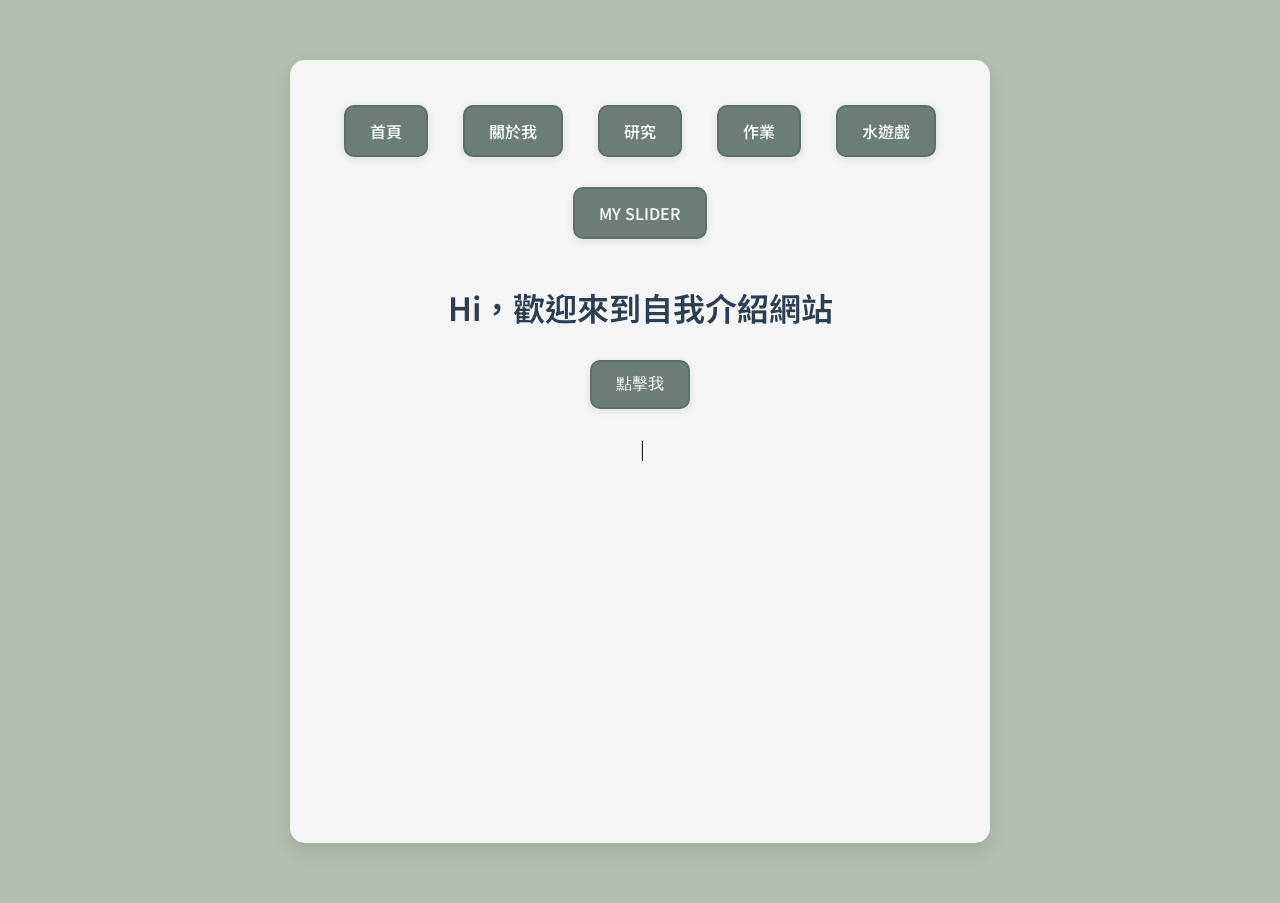
<file: index.html>
<!DOCTYPE html>
<html lang="zh-TW">
<head>
  <meta charset="UTF-8" />
  <meta name="viewport" content="width=device-width, initial-scale=1.0" />
  <link href="https://fonts.googleapis.com/css2?family=Noto+Sans+TC:wght@500&display=swap" rel="stylesheet" />
  <title>自我介紹</title>
  <style>
    * {
      box-sizing: border-box;
    }

    body {
      font-family: 'Noto Sans TC', sans-serif;
      background-color: #B3BEB0;
      color: #333;
      margin: 0;
      padding: 0;
      animation: fadeIn 1s ease-in-out;
    }

    .container {
      max-width: 700px;
      margin: 60px auto;
      padding: 40px;
      background-color: #F5F5F5;
      border-radius: 15px;
      box-shadow: 0 8px 20px rgba(0, 0, 0, 0.1);
      text-align: center;
      animation: slideUp 1s ease-in-out;
    }

    .nav-buttons .btn,
.main-btn {
  padding: 12px 20px;
  background-color: #9CAAA3; /* 柔和灰綠色 */
  color: white;
  border: none;
  border-radius: 10px;
  font-size: 16px;
  font-weight: bold;
  text-decoration: none;
  box-shadow: 0 2px 8px rgba(0, 0, 0, 0.1);
  transition: all 0.3s ease;
  cursor: pointer;
}

.nav-buttons {
  display: flex;
  flex-wrap: wrap;
  justify-content: center;
  gap: 20px 25px; /* 水平與垂直間距更大 */
  margin-bottom: 40px;
}

.nav-buttons .btn,
.main-btn {
  padding: 12px 24px;
  background-color: #6B7D75; /* 深灰綠，穩重有質感 */
  color: #fff;
  border: 2px solid #5E6F67; /* 稍深的邊框 */
  border-radius: 10px;
  font-size: 16px;
  font-weight: 500;
  text-decoration: none;
  transition: background-color 0.3s, transform 0.3s;
  cursor: pointer;
  margin: 5px;
}

.nav-buttons .btn:hover,
.main-btn:hover {
  background-color: #55675F; /* hover 再深一點 */
  transform: translateY(-2px);
}



.main-btn {
  padding: 12px 24px;
  background-color: #6B7D75; /* 深灰綠，穩重有質感 */
  color: #fff;
  border: 2px solid #5E6F67; /* 稍深的邊框 */
  border-radius: 10px;
  font-size: 16px;
  font-weight: 500;
  text-decoration: none;
  transition: background-color 0.3s, transform 0.3s;
  cursor: pointer;
  margin: 5px;
}

.nav-buttons .btn:hover,
.main-btn:hover {
  background-color: #55675F; /* hover 再深一點 */
  transform: translateY(-2px);
}



    h1 {
      font-size: 32px;
      font-weight: 600;
      color: #2C3E50;
      margin-bottom: 25px;
    }

    p {
      font-size: 18px;
      color: #222;
      margin-top: 20px;
      line-height: 1.6;
    }

    #harryImage {
      width: 300px;
      margin-top: 25px;
      border-radius: 12px;
      opacity: 0;
      transform: translateY(20px);
      transition: all 1s ease;
      box-shadow: 0 6px 15px rgba(0, 0, 0, 0.1);
    }

    #imageContainer.show img {
      opacity: 1;
      transform: translateY(0);
    }

    #welcomeMessage::after {
      content: "|";
      animation: blink 1s infinite;
      margin-left: 5px;
    }

    @keyframes blink {
      0%, 100% { opacity: 1; }
      50% { opacity: 0; }
    }

    @keyframes fadeIn {
      from { opacity: 0; }
      to { opacity: 1; }
    }

    @keyframes slideUp {
      from {
        opacity: 0;
        transform: translateY(40px);
      }
      to {
        opacity: 1;
        transform: translateY(0);
      }
    }
  </style>
</head>
<body>
  <div class="container">
    <div class="nav-buttons">
      <a href="index.html" class="btn">首頁</a>
      <a href="about.html" class="btn">關於我</a>
      <a href="research.html" class="btn">研究</a>
      <a href="homework.html" class="btn">作業</a>
      <a href="water.html" class="btn">水遊戲</a>
      <a href="https://xuanbei000.github.io/app-0508/" class="btn" target="_blank">MY SLIDER</a>
    </div>

    <h1>Hi，歡迎來到自我介紹網站</h1>

    <button class="main-btn" id="introButton">點擊我</button>
    <p id="welcomeMessage"></p>

    <div id="imageContainer">
      <img id="harryImage" src="harry.jpg" alt="Harry Potter Behind the Scenes" />
    </div>
  </div>

  <script>
    const introBtn = document.getElementById("introButton");
    const message = document.getElementById("welcomeMessage");
    const imageContainer = document.getElementById("imageContainer");

    introBtn.addEventListener("click", () => {
      const text = "ACTION！🧙‍♂️✨";
      let i = 0;
      message.textContent = "";

      const typing = setInterval(() => {
        if (i < text.length) {
          message.textContent += text[i];
          i++;
        } else {
          clearInterval(typing);
        }
      }, 50);

      imageContainer.classList.add("show");
    });
  </script>
</body>
</html>
</file>
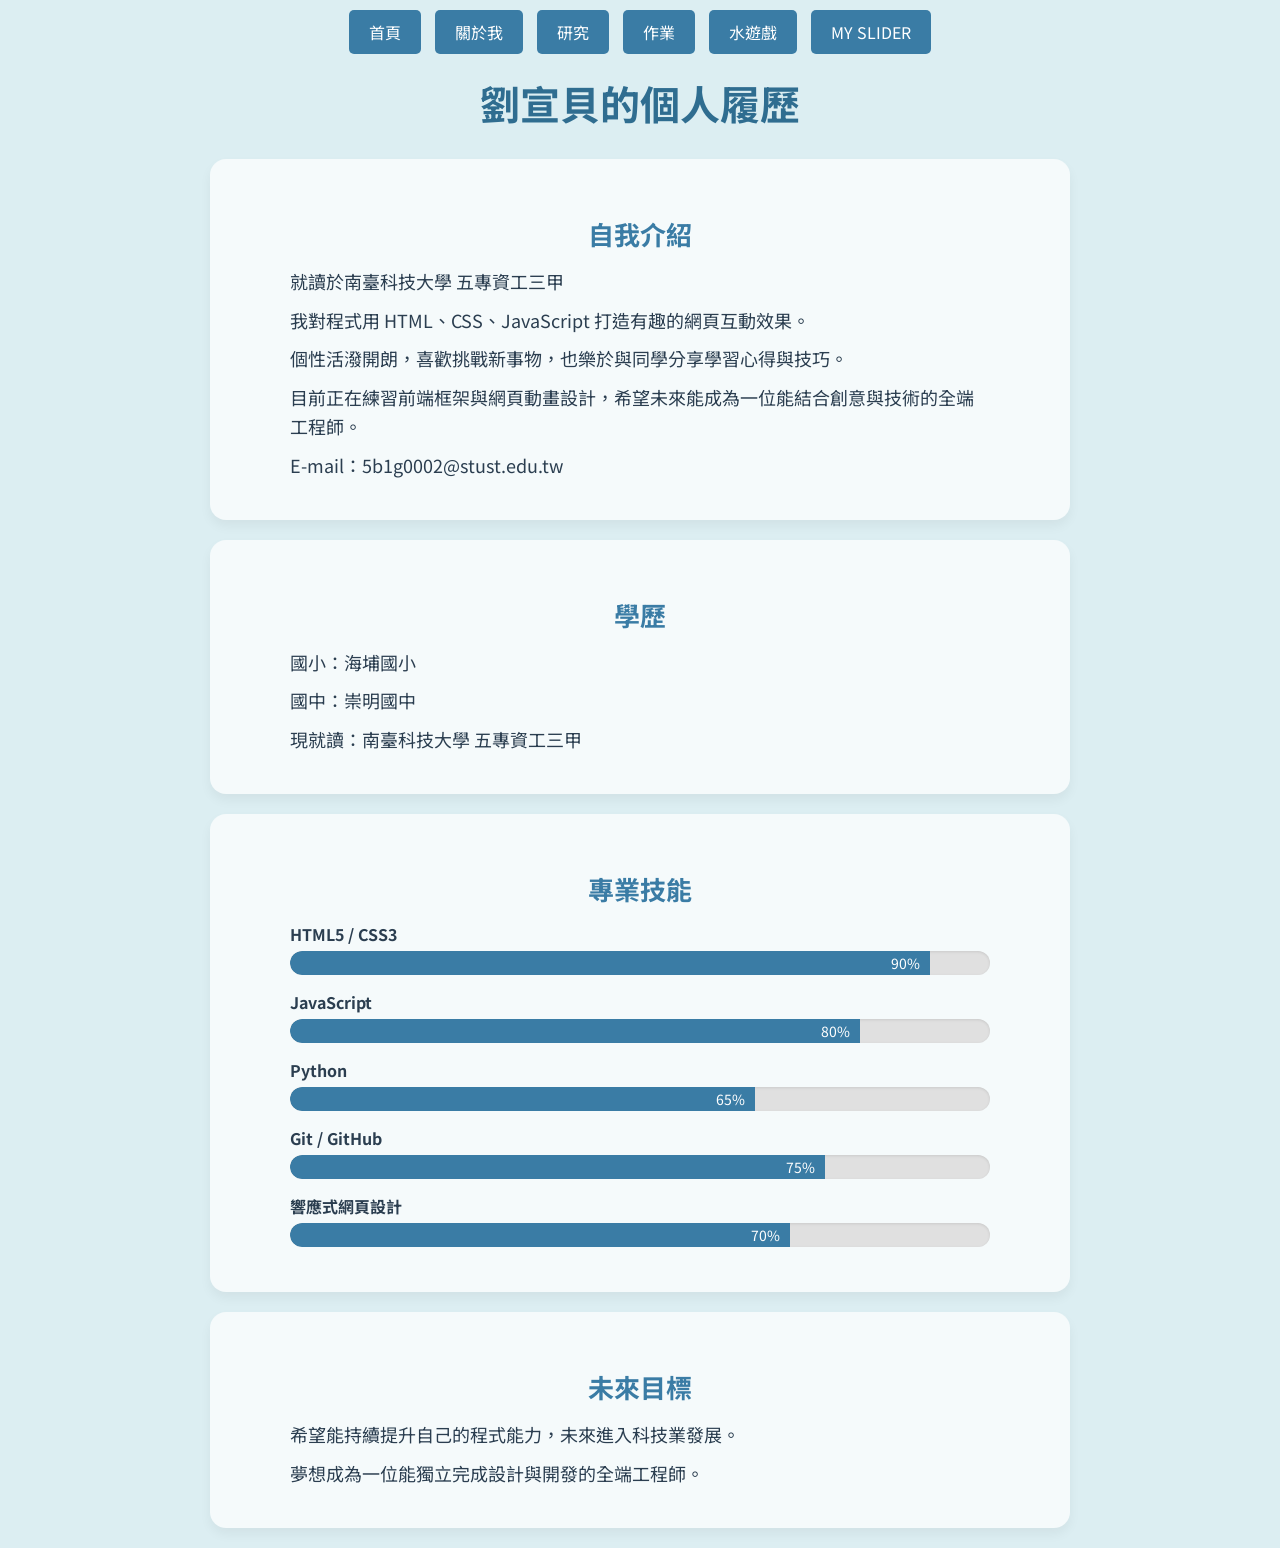
<file: about.html>
<!DOCTYPE html>
<html lang="zh-TW">
<head>
  <meta charset="UTF-8" />
  <meta name="viewport" content="width=device-width, initial-scale=1.0" />
  <title>劉宣貝的履歷</title>
  <link href="https://fonts.googleapis.com/css2?family=Noto+Sans+TC&display=swap" rel="stylesheet" />
  <style>
    body {
      background-color: #DCEEF2;
      font-family: 'Noto Sans TC', Arial, sans-serif;
      margin: 0;
      padding: 0;
      color: #2B3E50;
      text-align: center;
    }

    @keyframes fadeUp {
      from {
        opacity: 0;
        transform: translateY(30px);
      }
      to {
        opacity: 1;
        transform: translateY(0);
      }
    }

    .fade-up {
      animation: fadeUp 1s ease-out;
    }

    .nav-buttons {
      margin: 20px 0;
      animation: fadeUp 1s ease-out;
    }

    .nav-buttons a {
      padding: 10px 20px;
      background-color: #3A7CA5;
      color: white;
      border-radius: 5px;
      text-decoration: none;
      margin: 5px;
      font-size: 16px;
      transition: background-color 0.3s;
    }

    .nav-buttons a:hover {
      background-color: #2F6D90;
    }

    h1 {
      font-size: 40px;
      color: #2F6D90;
      margin-top: 30px;
      animation: fadeUp 1s ease-out 0.2s;
    }

    .section {
      background-color: #F5FAFB;
      border-radius: 16px;
      box-shadow: 0 6px 12px rgba(0, 0, 0, 0.05);
      padding: 30px;
      margin: 20px auto;
      width: 90%;
      max-width: 800px;
      animation: fadeUp 1s ease-out;
    }

    h3 {
      font-size: 26px;
      color: #3A7CA5;
      margin-bottom: 15px;
    }

    ul {
      list-style-type: none;
      padding: 0;
      text-align: left;
      max-width: 700px;
      margin: 0 auto;
    }

    ul li {
      margin: 10px 0;
      font-size: 18px;
      line-height: 1.6;
    }

    img.profile {
      max-width: 150px;
      border-radius: 50%;
      margin-top: 10px;
      box-shadow: 0 4px 10px rgba(0,0,0,0.1);
    }

    .skill {
      text-align: left;
      margin: 15px auto;
      max-width: 700px;
    }

    .skill span {
      display: block;
      font-weight: bold;
      margin-bottom: 5px;
      color: #2B3E50;
    }

    .progress-bar {
      background-color: #E0E0E0;
      border-radius: 20px;
      overflow: hidden;
      height: 24px;
      box-shadow: inset 0 1px 3px rgba(0,0,0,0.1);
    }

    .progress {
      background-color: #3A7CA5;
      color: white;
      height: 100%;
      text-align: right;
      padding-right: 10px;
      line-height: 24px;
      font-size: 14px;
      border-radius: 20px 0 0 20px;
      animation: grow 1.5s ease-out;
    }

    @keyframes grow {
      from {
        width: 0%;
      }
      to {
        width: var(--progress);
      }
    }

    @media (max-width: 600px) {
      .section {
        padding: 20px;
      }

      h1 {
        font-size: 32px;
      }
    }
  </style>
</head>

<body>
  <!-- 導覽列 -->
  <div class="nav-buttons">
    <a href="index.html">首頁</a>
    <a href="about.html">關於我</a>
    <a href="research.html">研究</a>
    <a href="homework.html">作業</a>
    <a href="water.html">水遊戲</a>
    <a href="https://xuanbei000.github.io/app-0508/" target="_blank">MY SLIDER</a>
  </div>

  <!-- 網站標題 -->
  <h1>劉宣貝的個人履歷</h1>

  <!-- 自我介紹 -->
  <div class="section">
    <h3>自我介紹</h3>
    <ul>
      <li>就讀於南臺科技大學 五專資工三甲</li>
      <li>我對程式用 HTML、CSS、JavaScript 打造有趣的網頁互動效果。</li>
      <li>個性活潑開朗，喜歡挑戰新事物，也樂於與同學分享學習心得與技巧。</li>
      <li>目前正在練習前端框架與網頁動畫設計，希望未來能成為一位能結合創意與技術的全端工程師。</li>
      <li>E-mail：5b1g0002@stust.edu.tw</li>
    </ul>
  
  </div>

  <!-- 學歷 -->
  <div class="section">
    <h3>學歷</h3>
    <ul>
      <li>國小：海埔國小</li>
      <li>國中：崇明國中</li>
      <li>現就讀：南臺科技大學 五專資工三甲</li>
    </ul>
  </div>

  

  <!-- 專業技能（含進度條） -->
  <div class="section">
    <h3>專業技能</h3>
    <div class="skill">
      <span>HTML5 / CSS3</span>
      <div class="progress-bar"><div class="progress" style="width: 90%;">90%</div></div>
    </div>
    <div class="skill">
      <span>JavaScript</span>
      <div class="progress-bar"><div class="progress" style="width: 80%;">80%</div></div>
    </div>
    <div class="skill">
      <span>Python</span>
      <div class="progress-bar"><div class="progress" style="width: 65%;">65%</div></div>
    </div>
    <div class="skill">
      <span>Git / GitHub</span>
      <div class="progress-bar"><div class="progress" style="width: 75%;">75%</div></div>
    </div>
    <div class="skill">
      <span>響應式網頁設計</span>
      <div class="progress-bar"><div class="progress" style="width: 70%;">70%</div></div>
    </div>
  </div>

  <!-- 未來目標 -->
  <div class="section">
    <h3>未來目標</h3>
    <ul>
      <li>希望能持續提升自己的程式能力，未來進入科技業發展。</li>
      <li>夢想成為一位能獨立完成設計與開發的全端工程師。</li>
    </ul>
  </div>
</body>
</html>
</file>
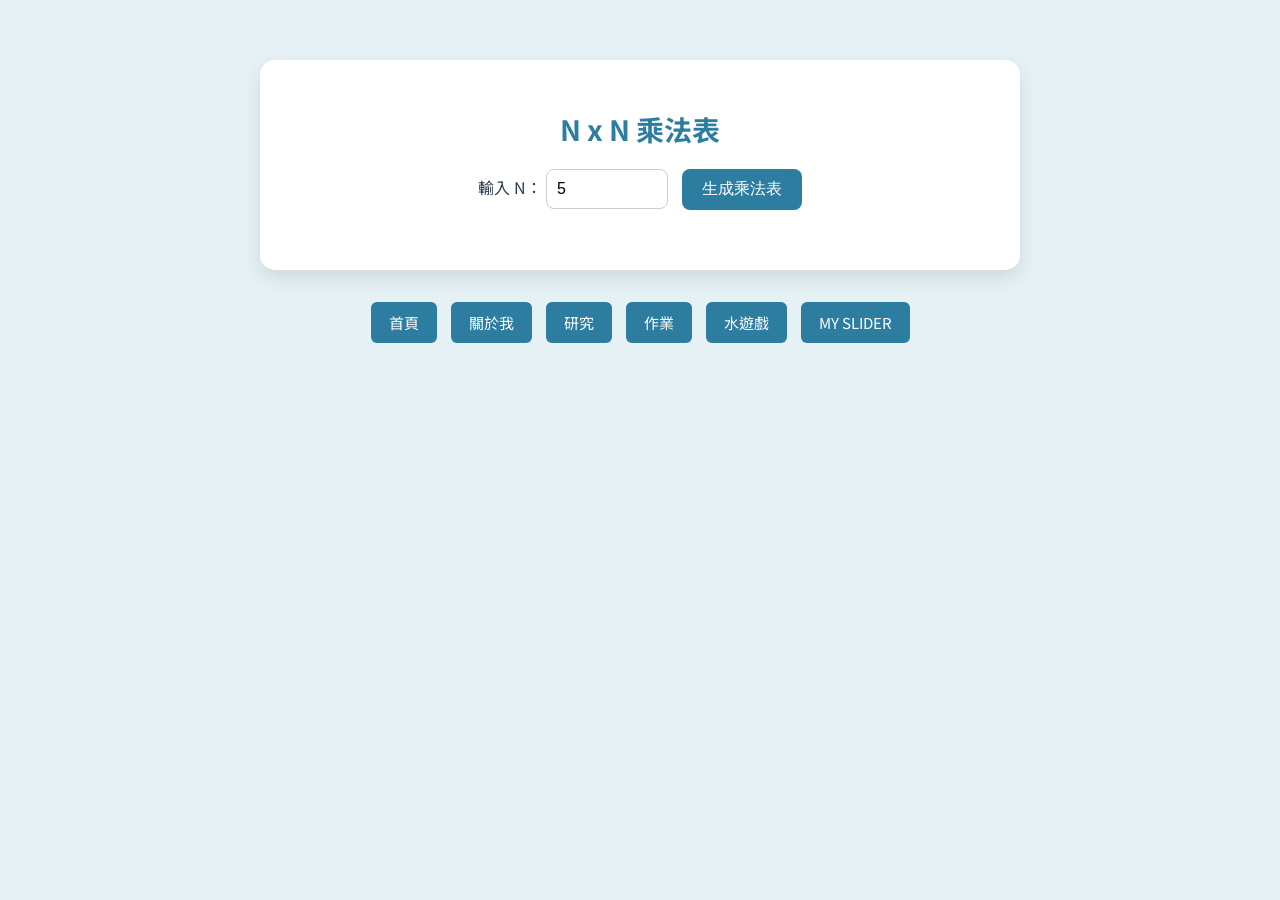
<file: homework.html>
<!DOCTYPE html>
<html lang="zh-TW">

<head>
  <meta charset="UTF-8" />
  <meta name="viewport" content="width=device-width, initial-scale=1.0" />
  <title>動態 N x N 乘法表</title>
  <link href="https://fonts.googleapis.com/css2?family=Noto+Sans+TC&display=swap" rel="stylesheet" />
  <style>
    body {
      font-family: 'Noto Sans TC', Arial, sans-serif;
      background-color: #e6f1f5;
      margin: 0;
      padding: 0;
      text-align: center;
      color: #2b3e50;
    }

    .container {
      max-width: 700px;
      margin: 60px auto 40px;
      background-color: #ffffff;
      padding: 30px;
      border-radius: 15px;
      box-shadow: 0 8px 20px rgba(0, 0, 0, 0.1);
    }

    h1 {
      color: #2c7da0;
      font-size: 28px;
      margin-bottom: 20px;
    }

    input[type="number"] {
      padding: 10px;
      font-size: 16px;
      width: 100px;
      border: 1px solid #ccc;
      border-radius: 8px;
      margin-right: 10px;
    }

    .btn {
      padding: 10px 20px;
      background-color: #2c7da0;
      color: white;
      border: none;
      border-radius: 8px;
      cursor: pointer;
      font-size: 16px;
      transition: background 0.3s;
    }

    .btn:hover {
      background-color: #236484;
    }

    .table {
      margin-top: 30px;
      display: grid;
      gap: 6px;
      justify-items: center;
    }

    .cell {
      padding: 10px;
      min-width: 50px;
      background-color: #d4eaf1;
      border-radius: 6px;
      text-align: center;
      font-size: 16px;
      box-shadow: 0 1px 4px rgba(0, 0, 0, 0.05);
      opacity: 0;
      transform: translateY(20px);
      animation: fadeInUp 0.4s forwards;
    }

    .cell.header {
      font-weight: bold;
      background-color: #2c7da0;
      color: white;
    }

    .cell.clicked {
      background-color: #ffdf91 !important;
      font-weight: bold;
      animation: pulse 0.4s;
    }

    .input-area {
      margin-bottom: 20px;
    }

    .nav-buttons {
      text-align: center;
      margin-top: 40px;
    }

    .nav-buttons a {
      padding: 10px 18px;
      background-color: #2c7da0;
      color: white;
      border-radius: 6px;
      text-decoration: none;
      font-size: 15px;
      margin: 5px;
      transition: background 0.3s;
    }

    .nav-buttons a:hover {
      background-color: #1f5678;
    }

    @keyframes fadeInUp {
      to {
        opacity: 1;
        transform: translateY(0);
      }
    }

    @keyframes pulse {
      0% {
        transform: scale(1);
      }
      50% {
        transform: scale(1.15);
      }
      100% {
        transform: scale(1);
      }
    }

    @media (max-width: 600px) {
      .container {
        width: 90%;
        padding: 20px;
      }

      input[type="number"] {
        width: 80px;
        margin-bottom: 10px;
      }
    }
  </style>
</head>

<body>

  <div class="container">
    <h1>N x N 乘法表</h1>

    <div class="input-area">
      <label for="gridSize">輸入 N：</label>
      <input type="number" id="gridSize" min="1" value="5">
      <button class="btn" id="generateTable">生成乘法表</button>
    </div>

    <div id="tableContainer" class="table"></div>
  </div>

  <div class="nav-buttons">
    <a href="index.html">首頁</a>
    <a href="about.html">關於我</a>
    <a href="research.html">研究</a>
    <a href="homework.html">作業</a>
    <a href="water.html">水遊戲</a>
    <a href="https://xuanbei000.github.io/app-0508/" target="_blank">MY SLIDER</a>
  </div>

  <script>
    const tableContainer = document.getElementById("tableContainer");

    document.getElementById("generateTable").addEventListener("click", function () {
      const gridSize = parseInt(document.getElementById("gridSize").value);
      tableContainer.innerHTML = '';
      tableContainer.style.gridTemplateColumns = `repeat(${gridSize + 1}, 1fr)`;

      for (let i = 0; i <= gridSize; i++) {
        for (let j = 0; j <= gridSize; j++) {
          const cell = document.createElement("div");
          cell.classList.add("cell");

          if (i === 0 && j === 0) {
            cell.textContent = 'X';
            cell.classList.add("header");
          } else if (i === 0) {
            cell.textContent = j;
            cell.classList.add("header");
          } else if (j === 0) {
            cell.textContent = i;
            cell.classList.add("header");
          } else {
            cell.textContent = i * j;

            // 點擊時顯示動畫 + highlight
            cell.addEventListener("click", () => {
              cell.classList.add("clicked");
              cell.textContent = `${i} × ${j} = ${i * j}`;
              setTimeout(() => {
                cell.classList.remove("clicked");
                cell.textContent = i * j;
              }, 1000);
            });
          }

          tableContainer.appendChild(cell);
        }
      }
    });
  </script>

</body>
</html>
</file>
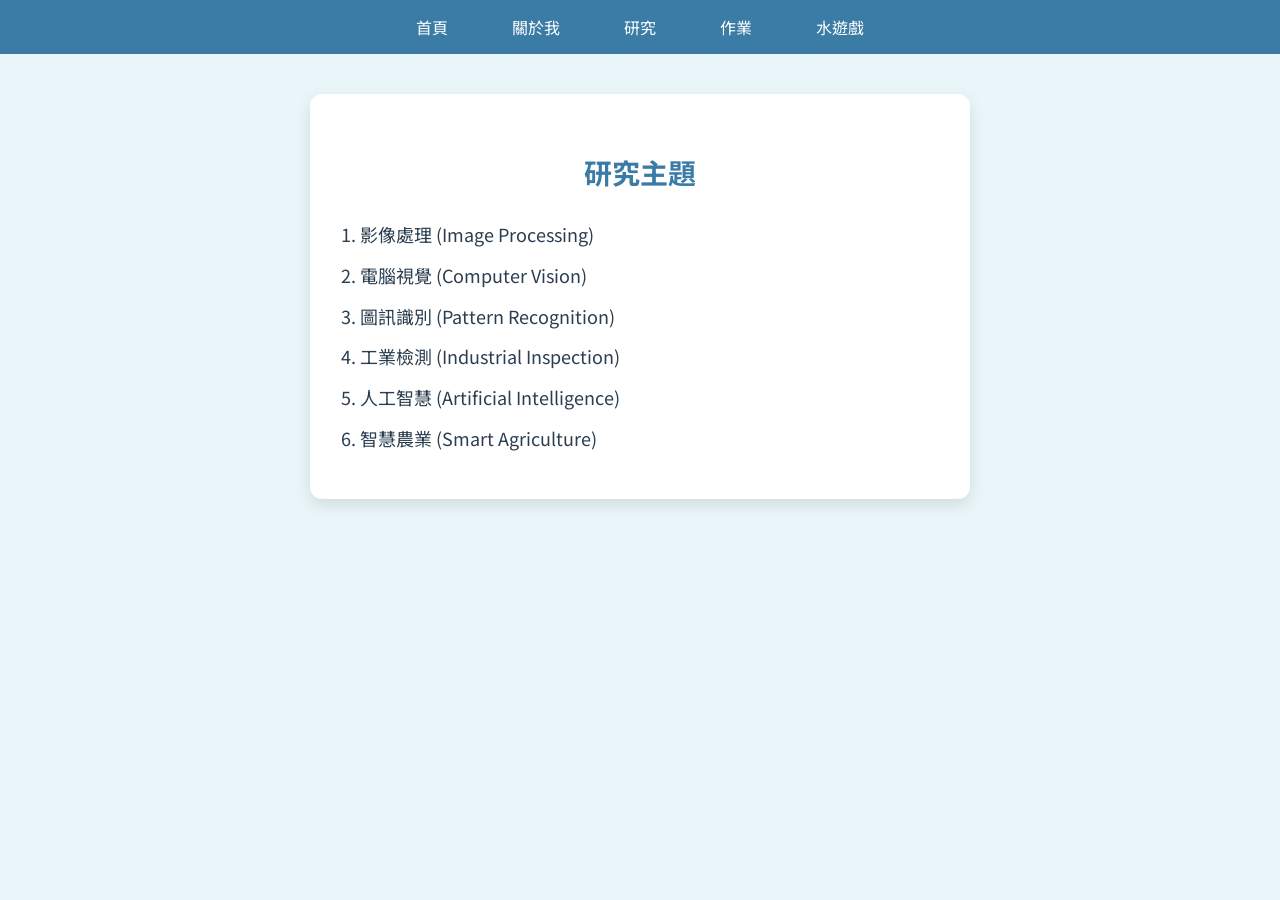
<file: research.html>
<!DOCTYPE html>
<html lang="zh-TW">

<head>
  <meta charset="UTF-8" />
  <meta name="viewport" content="width=device-width, initial-scale=1.0" />
  <title>研究</title>
  <!-- 引入字型 -->
  <link href="https://fonts.googleapis.com/css2?family=Noto+Sans+TC&display=swap" rel="stylesheet" />
  <style>
    body {
      font-family: 'Noto Sans TC', Arial, sans-serif;
      margin: 0;
      padding: 0;
      background-color: #E9F5F8;
      color: #2B3E50;
      text-align: center;
    }

    .nav-buttons {
      background-color: #3A7CA5;
      padding: 15px 0;
    }

    .nav-buttons a {
      color: white;
      text-decoration: none;
      margin: 0 12px;
      font-size: 16px;
      padding: 10px 18px;
      background-color: #3A7CA5;
      border-radius: 5px;
      transition: background-color 0.3s;
    }

    .nav-buttons a:hover {
      background-color: #2F6D90;
    }

    #myresearch {
      width: 80%;
      max-width: 600px;
      background-color: #ffffff;
      padding: 30px;
      margin: 40px auto;
      border-radius: 12px;
      box-shadow: 0 6px 16px rgba(0, 0, 0, 0.1);
      text-align: left;
    }

    h3 {
      text-align: center;
      color: #3A7CA5;
      font-size: 28px;
    }

    ol {
      padding-left: 20px;
    }

    ol li {
      margin: 12px 0;
      font-size: 18px;
      line-height: 1.6;
    }

    @media (max-width: 600px) {
      #myresearch {
        width: 90%;
        padding: 20px;
      }

      .nav-buttons a {
        display: inline-block;
        margin: 6px 5px;
      }
    }
  </style>
</head>

<body>
  <div class="nav-buttons">
    <a href="index.html">首頁</a>
    <a href="about.html">關於我</a>
    <a href="research.html">研究</a>
    <a href="homework.html">作業</a>
    <a href="water.html">水遊戲</a>
  </div>

  <div id="myresearch">
    <h3>研究主題</h3>
    <ol>
      <li>影像處理 (Image Processing)</li>
      <li>電腦視覺 (Computer Vision)</li>
      <li>圖訊識別 (Pattern Recognition)</li>
      <li>工業檢測 (Industrial Inspection)</li>
      <li>人工智慧 (Artificial Intelligence)</li>
      <li>智慧農業 (Smart Agriculture)</li>
    </ol>
  </div>
</body>

</html>
</file>
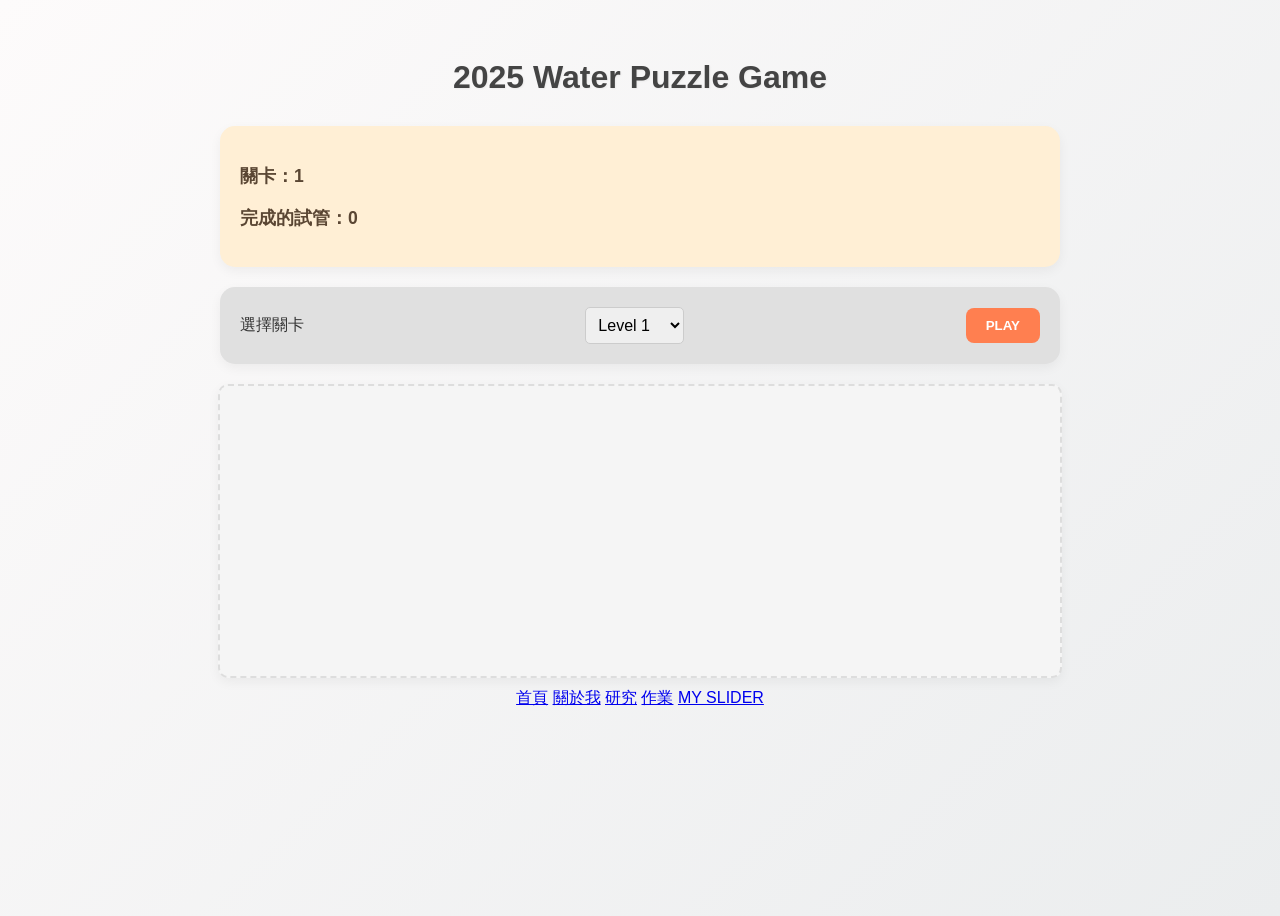
<file: water.html>
<!DOCTYPE html>
<html lang="en">
<head>
    <meta charset="UTF-8">
    <meta name="viewport" content="width=device-width, initial-scale=1.0">
    <title>Water Puzzle</title>
    <link rel="stylesheet" href="style.css">
    <script src="waterpuzzle.js"></script>
</head>
<body>
    <h1>2025 Water Puzzle Game</h1>
    <div id="game-info" class="game-area">
        <p>關卡：<span id=level-count>1</span></p>
        <p>完成的試管：<span id="completed-tubes-count">0</span></p>
    </div>
    <div id="controls" class="game-area">
        <label for="level-select">選擇關卡</label>
        <select id="level-select">
            <option value="1">Level 1</option>
            <option value="2">Level 2</option>
            <option value="3">Level 3</option>
            <option value="4">Level 4</option>
            <option value="5">Level 5</option>
            <option value="6">Level 6</option>
            <option value="7">Level 7</option>
            <option value="8">Level 8</option>
            <option value="9">Level 9</option>
            <option value="10">Level 10</option>
        </select>
        <button id ="play-button">PLAY</button>
    </div>
    <div id="game-container" class="game-area">
        
    </div>
    <div class="nav-buttons">
        <a href="index.html">首頁</a>
        <a href="about.html">關於我</a>
        <a href="research.html">研究</a>
        <a href="homework.html">作業</a>
        <a href="https://xuanbei000.github.io/app-0508/" class="btn" target="_blank">MY SLIDER</a>

      </div>
</body>
</html>
</file>
<file: style.css>
body {
    background: linear-gradient(135deg, #fdfbfb, #ebedee);
    font-family: 'Segoe UI', Tahoma, Geneva, Verdana, sans-serif;
    display: flex;
    flex-direction: column;
    align-items: center;
    justify-content: flex-start;
    min-height: 100vh;
    padding: 30px;
    box-sizing: border-box;
    color: #333;
  }
  
  h1 {
    color: #444;
    margin-bottom: 20px;
    text-shadow: 1px 1px 2px rgba(0,0,0,0.05);
  }
  
  .game-area {
    width: 80%;
    max-width: 800px;
    background-color: #ffffffc7;
    border-radius: 15px;
    padding: 20px;
    margin: 10px 0;
    box-shadow: 0 4px 12px rgba(0, 0, 0, 0.05);
  }
  
  #game-info {
    background-color: #ffefd5;
    font-weight: bold;
    font-size: 1.1em;
    color: #5a4633;
  }
  
  #controls {
    background-color: #e0e0e0;
    display: flex;
    flex-wrap: wrap;
    gap: 10px;
    align-items: center;
    justify-content: space-between;
  }
  
  #level-select {
    padding: 8px;
    font-size: 1rem;
    border-radius: 5px;
    border: 1px solid #ccc;
  }
  
  #play-button {
    background-color: #ff7f50;
    color: white;
    border: none;
    padding: 10px 20px;
    font-weight: bold;
    border-radius: 8px;
    cursor: pointer;
    transition: background-color 0.3s;
  }
  #play-button:hover {
    background-color: #ff6347;
  }
  
  #game-container {
    background-color: #f5f5f5;
    display: flex;
    flex-wrap: wrap;
    justify-content: center;
    min-height: 250px;
    padding: 20px;
    border: 2px dashed #ddd;
    border-radius: 10px;
  }
  
  .tube {
    width: 50px;
    height: 200px;
    border: 2px solid #333;
    border-top: 0;
    border-radius: 0 0 10px 10px;
    margin: 10px;
    display: flex;
    flex-direction: column-reverse;
    overflow: hidden;
    background-color: #fefefe;
    transition: transform 0.3s, box-shadow 0.3s;
  }
  
  .water {
    width: 100%;
    height: 20%;
    transition: height 0.3s ease;
    border-top: 1px solid rgba(0, 0, 0, 0.1);
  }
  
  .tube.selected {
    border-color: #ff4d4f;
    box-shadow: 0 0 10px rgba(255, 77, 79, 0.5);
    transform: translateY(-15px);
  }
  
  @media (max-width: 600px) {
    .tube {
      width: 35px;
      height: 150px;
      margin: 5px;
    }
  }
  
  @keyframes shake {
    0% { transform: translateX(0); }
    25% { transform: translateX(-5px); }
    50% { transform: translateX(5px); }
    75% { transform: translateX(-5px); }
    100% { transform: translateX(0); }
  }
  
  .tube.shake {
    animation: shake 0.3s ease;
  }
</file>
